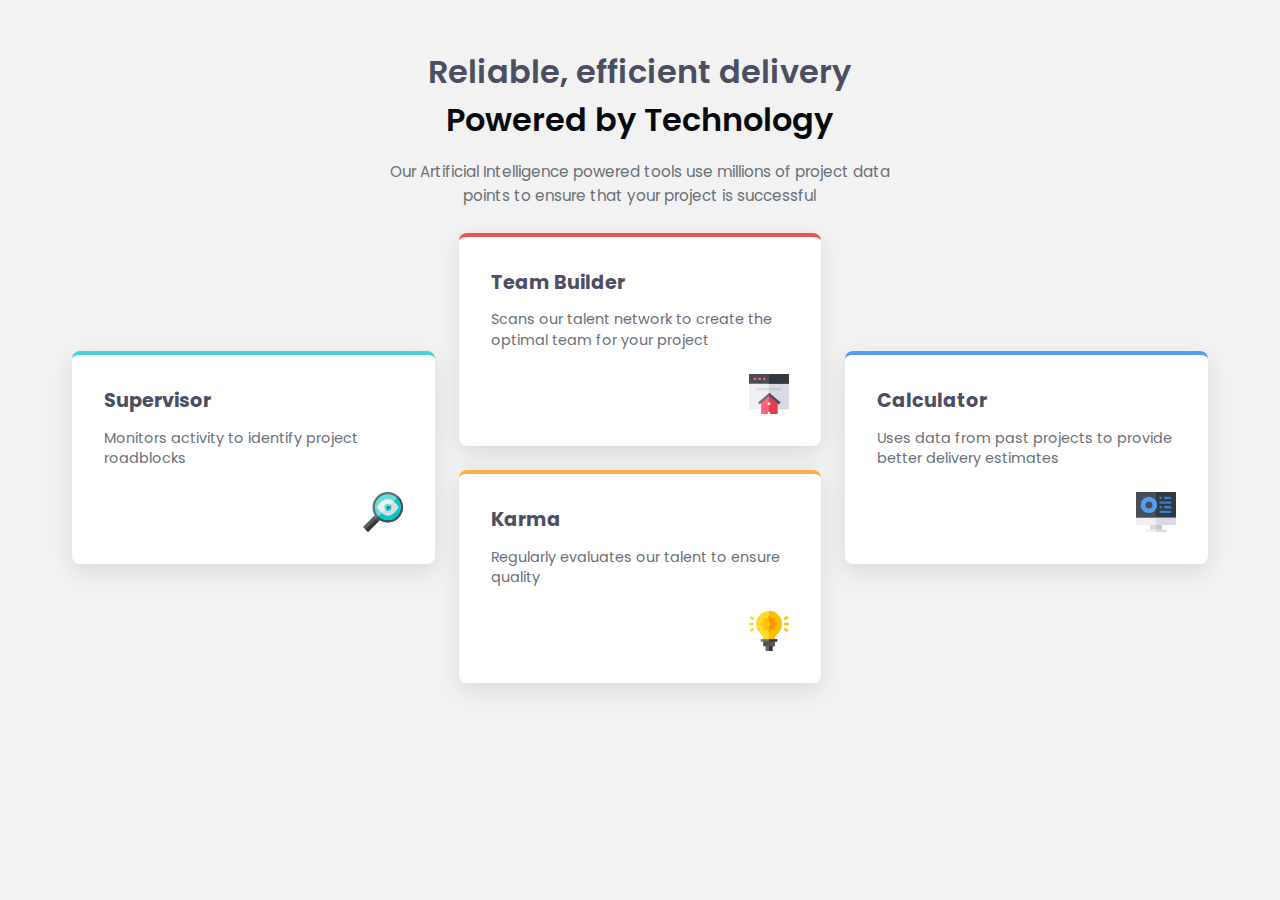
<file: index.html>
<!DOCTYPE html>
<html lang="en">
<head>
  <meta charset="UTF-8" />
  <title>Four Card Feature Section</title>
  <link
    href="https://fonts.googleapis.com/css2?family=Poppins:wght@200;400;600&display=swap"
    rel="stylesheet" />
  <link rel="stylesheet" href="styles.css" />
  <meta name="viewport" content="width=device-width, initial-scale=1.0">
</head>
<body>
  <main class="container">
    <header class="hero">
      <h1>
        Reliable, efficient delivery<br />
        <span>Powered by Technology</span>
      </h1>
      <p>
        Our Artificial Intelligence powered tools use millions of project data
        points to ensure that your project is successful
      </p>
    </header>

    <section class="card supervisor">
      <h2>Supervisor</h2>
      <p>Monitors activity to identify project roadblocks</p>
      <img src="images/icon-supervisor.svg" alt="Supervisor icon" />
    </section>

    <section class="card team-builder">
      <h2>Team Builder</h2>
      <p>Scans our talent network to create the optimal team for your project</p>
      <img src="images/icon-team-builder.svg" alt="Team Builder icon" />
    </section>

    <section class="card calculator">
      <h2>Calculator</h2>
      <p>Uses data from past projects to provide better delivery estimates</p>
      <img src="images/icon-calculator.svg" alt="Calculator icon" />
    </section>

    <section class="card karma">
      <h2>Karma</h2>
      <p>Regularly evaluates our talent to ensure quality</p>
      <img src="images/icon-karma.svg" alt="Karma icon" />
    </section>
  </main>
</body>
</html>
</file>
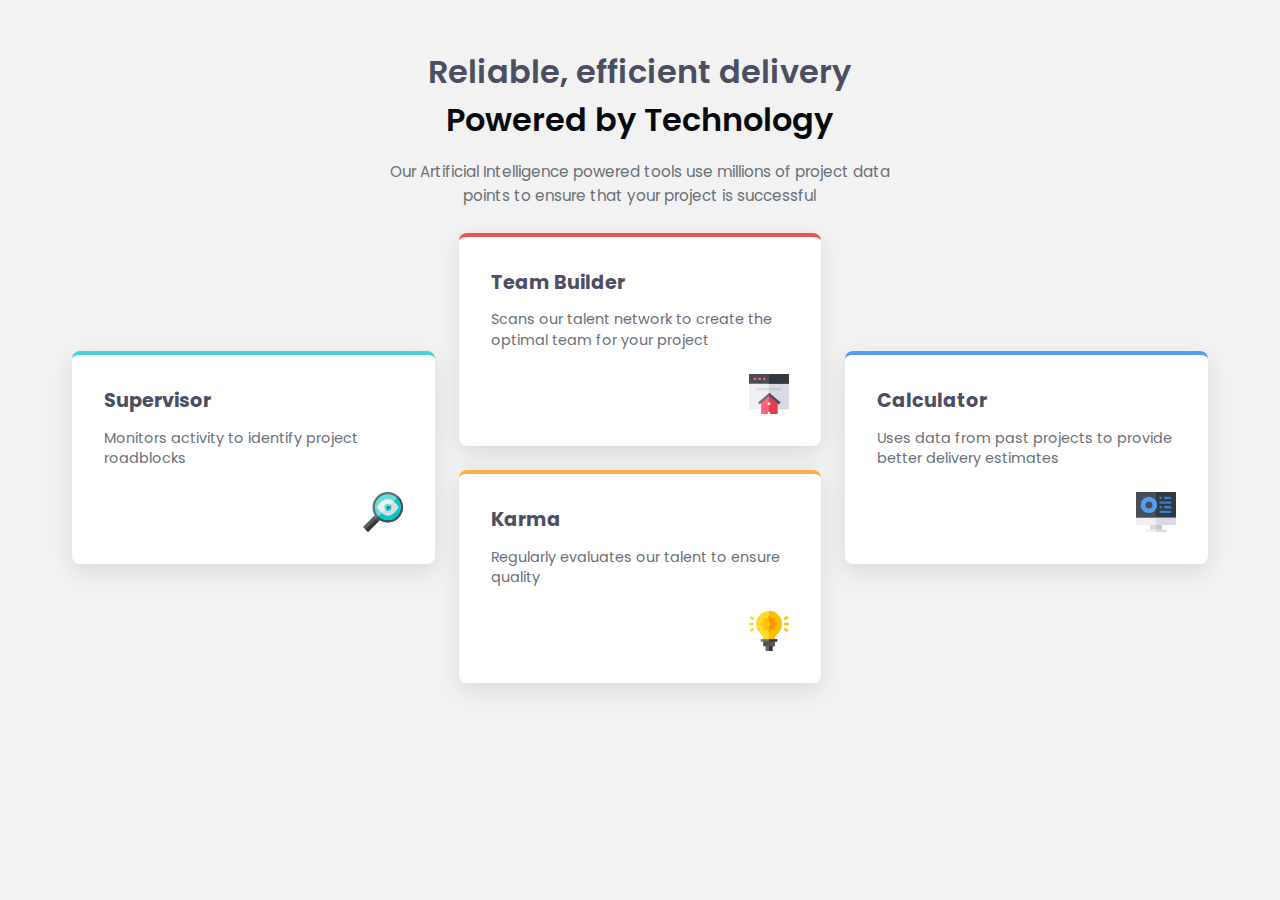
<file: index2.html>
<!DOCTYPE html>
<html lang="en">
<head>
  <meta charset="UTF-8" />
  <title>Four Card Feature Section</title>
  <link
    href="https://fonts.googleapis.com/css2?family=Poppins:wght@200;400;600&display=swap"
    rel="stylesheet"
  />
  <link rel="stylesheet" href="styles.css" />
</head>
<body>
  <main class="container">
    <header class="hero">
      <h1>
        Reliable, efficient delivery<br />
        <span>Powered by Technology</span>
      </h1>
      <p>
        Our Artificial Intelligence powered tools use millions of project data
        points to ensure that your project is successful
      </p>
    </header>

    <section class="card supervisor">
      <h2>Supervisor</h2>
      <p>Monitors activity to identify project roadblocks</p>
      <img src="images/icon-supervisor.svg" alt="Supervisor icon" />
    </section>

    <section class="card team-builder">
      <h2>Team Builder</h2>
      <p>Scans our talent network to create the optimal team for your project</p>
      <img src="images/icon-team-builder.svg" alt="Team Builder icon" />
    </section>

    <section class="card calculator">
      <h2>Calculator</h2>
      <p>Uses data from past projects to provide better delivery estimates</p>
      <img src="images/icon-calculator.svg" alt="Calculator icon" />
    </section>

    <section class="card karma">
      <h2>Karma</h2>
      <p>Regularly evaluates our talent to ensure quality</p>
      <img src="images/icon-karma.svg" alt="Karma icon" />
    </section>
  </main>
</body>
</html>
</file>
<file: styles.css>
* {
  margin: 0;
  padding: 0;
  box-sizing: border-box;
}

body {
  font-family: 'Poppins', sans-serif;
  background-color: hsl(0, 0%, 95%);
  color: hsl(234, 12%, 34%);
  line-height: 1.5;
}

.container {
  display: grid;
  grid-template-columns: 1fr 1fr 1fr;
  grid-template-rows: auto auto auto;
  grid-template-areas:
  "hero hero hero"
  ". team-builder ."
  ". team-builder ."
  "supervisor team-builder calculator"
  "supervisor karma calculator"
  ". karma ."
  ". karma .";
  max-width: 1200px;
  margin: 1rem auto;
  padding: 2rem;
  gap: 1.5rem;
}

.hero {
  grid-area: hero;
  text-align: center;
}

.hero h1 {
  font-weight: 600;
  font-size: 2rem;
  margin-bottom: 1rem;
}

.hero h1 span {
  color: hsl(210, 27%, 4%);
}

.hero p {
  font-size: 0.95rem;
  color: hsl(212, 6%, 44%);
  max-width: 540px;
  margin: 0 auto;
  line-height: 1.6;
}

.card {
  background-color: #fff;
  border-radius: 0.5rem;
  padding: 2rem;
  box-shadow: 0 8px 24px rgba(0, 0, 0, 0.1);
  position: relative;
}

.supervisor {
  grid-area: supervisor;
  border-top: 4px solid hsl(180, 62%, 55%);
}

.team-builder {
  grid-area: team-builder;
  border-top: 4px solid hsl(0, 78%, 62%);
}

.calculator {
  grid-area: calculator;
  border-top: 4px solid hsl(212, 86%, 64%);
}

.karma {
  grid-area: karma;
  border-top: 4px solid hsl(34, 97%, 64%);
}

.card h2 {
  font-size: 1.2rem;
  margin-bottom: 0.75rem;
}

.card p {
  font-size: 0.9rem;
  color: hsl(212, 6%, 44%);
  margin-bottom: 1.5rem;
  line-height: 1.4;
}

.card img {
  width: 40px;
  float: right;
}

@media (max-width: 768px) {
  .container {
    grid-template-columns: 1fr;
    grid-template-rows: auto;
    grid-template-areas:
      "hero"
      "supervisor"
      "team-builder"
      "calculator"
      "karma";
  }

  .hero h1 {
    font-size: 1.6rem;
  }

  .card img {
    float: none;
    margin-bottom: 1rem;
  }
}
</file>
